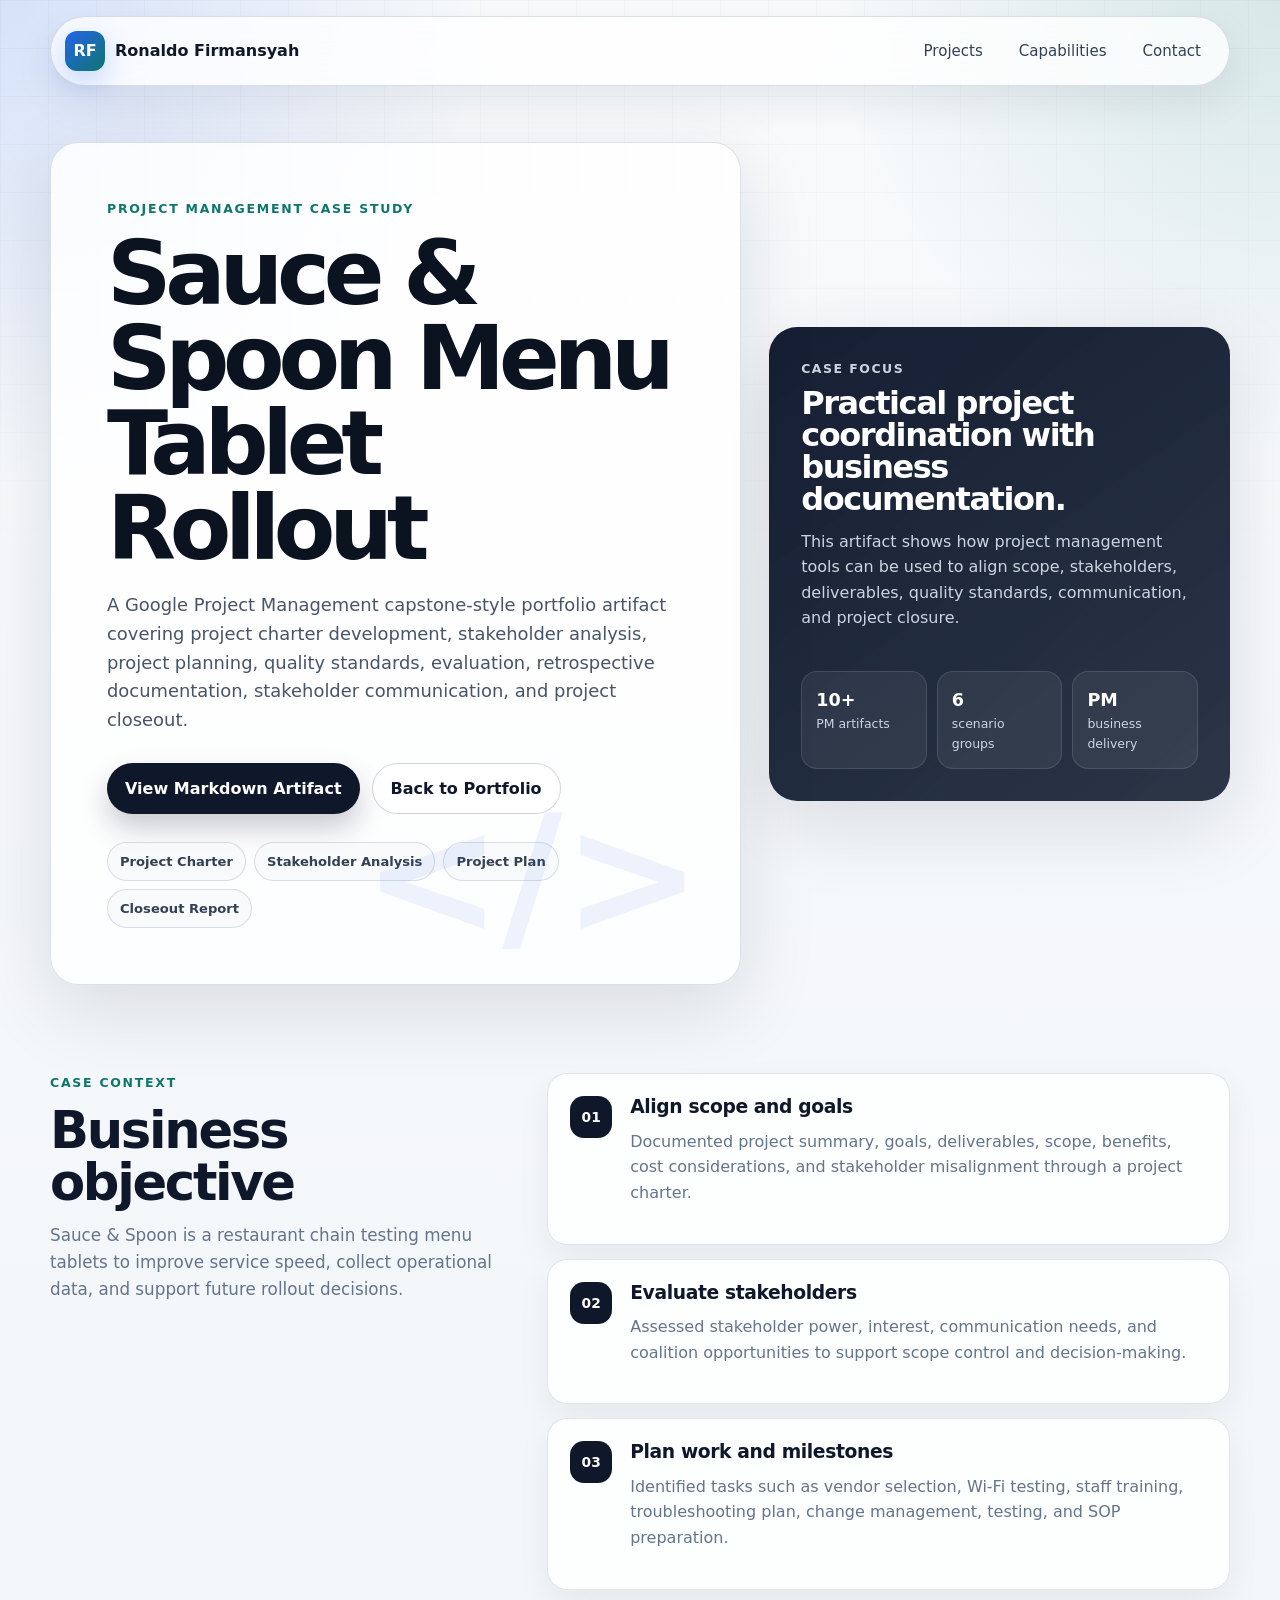
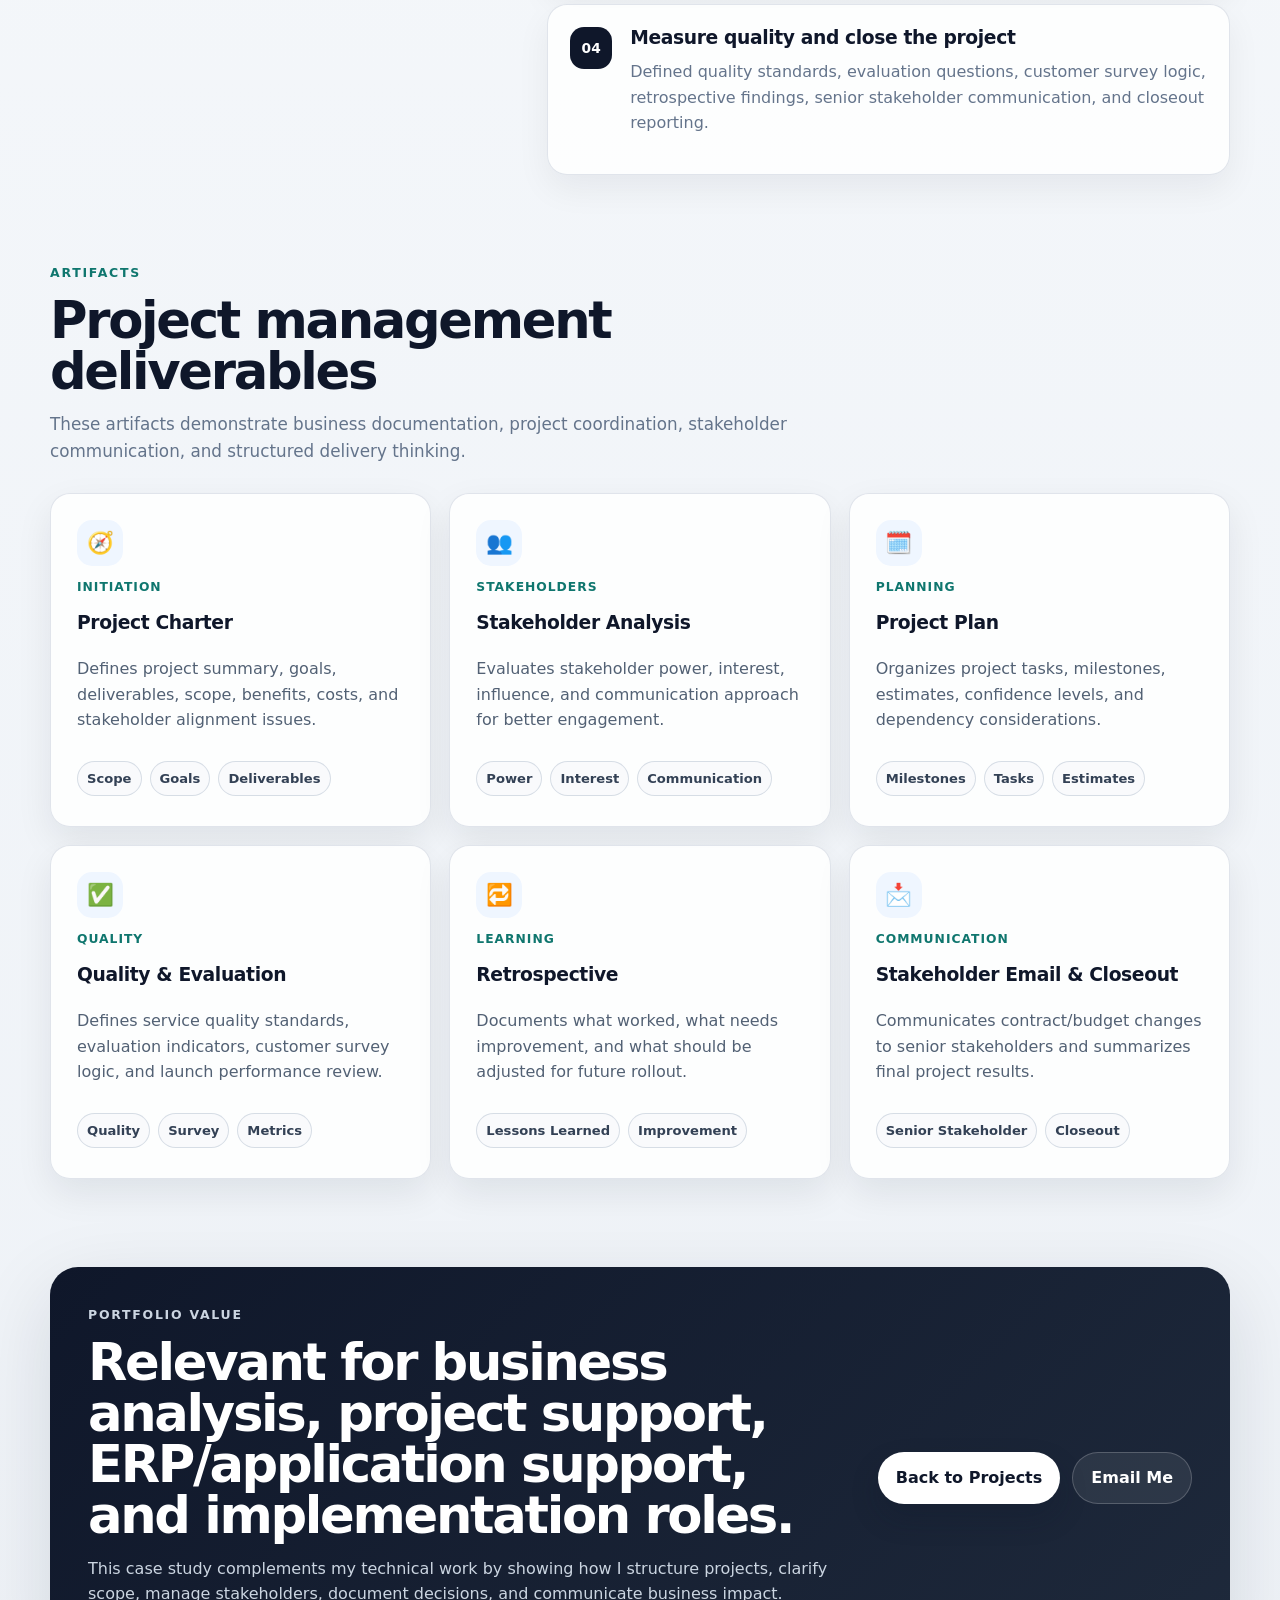
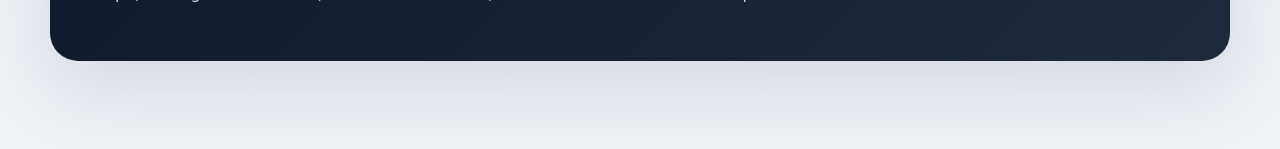
<file: docs/projects/google-project-management-case-study.html>
<!DOCTYPE html>
<html lang="en">
<head>
  <meta charset="UTF-8" />
  <meta name="viewport" content="width=device-width, initial-scale=1.0" />
  <meta name="description" content="Google Project Management case study by Ronaldo Firmansyah: Sauce & Spoon menu tablet rollout, project charter, stakeholder analysis, project plan, quality standards, retrospective, and closeout report." />
  <title>Google Project Management Case Study | Ronaldo Firmansyah</title>
  <link rel="stylesheet" href="../styles.css" />
</head>
<body>
  <div class="page-shell">
    <header class="site-header">
      <a class="brand" href="../index.html" aria-label="Back to portfolio">
        <span class="brand-mark">RF</span>
        <span>Ronaldo Firmansyah</span>
      </a>
      <nav class="nav-links" aria-label="Project navigation">
        <a href="../index.html#projects">Projects</a>
        <a href="../index.html#capabilities">Capabilities</a>
        <a href="../index.html#contact">Contact</a>
      </nav>
    </header>

    <main>
      <section class="hero section-grid">
        <div class="hero-copy">
          <p class="eyebrow">Project Management Case Study</p>
          <h1>Sauce & Spoon Menu Tablet Rollout</h1>
          <p class="hero-text">
            A Google Project Management capstone-style portfolio artifact covering project charter development, stakeholder analysis, project planning, quality standards, evaluation, retrospective documentation, stakeholder communication, and project closeout.
          </p>
          <div class="cta-row">
            <a class="button primary" href="google-project-management-case-study.md">View Markdown Artifact</a>
            <a class="button secondary" href="../index.html">Back to Portfolio</a>
          </div>
          <div class="signal-row">
            <span>Project Charter</span>
            <span>Stakeholder Analysis</span>
            <span>Project Plan</span>
            <span>Closeout Report</span>
          </div>
        </div>

        <aside class="hero-card">
          <div>
            <p class="card-label">Case focus</p>
            <h2>Practical project coordination with business documentation.</h2>
            <p>
              This artifact shows how project management tools can be used to align scope, stakeholders, deliverables, quality standards, communication, and project closure.
            </p>
          </div>
          <div class="mini-stats">
            <div>
              <strong>10+</strong>
              <span>PM artifacts</span>
            </div>
            <div>
              <strong>6</strong>
              <span>scenario groups</span>
            </div>
            <div>
              <strong>PM</strong>
              <span>business delivery</span>
            </div>
          </div>
        </aside>
      </section>

      <section class="section split">
        <div class="section-heading compact">
          <p class="eyebrow">Case context</p>
          <h2>Business objective</h2>
          <p>
            Sauce & Spoon is a restaurant chain testing menu tablets to improve service speed, collect operational data, and support future rollout decisions.
          </p>
        </div>
        <div class="capability-list">
          <div class="capability-item">
            <span>01</span>
            <div>
              <h3>Align scope and goals</h3>
              <p>Documented project summary, goals, deliverables, scope, benefits, cost considerations, and stakeholder misalignment through a project charter.</p>
            </div>
          </div>
          <div class="capability-item">
            <span>02</span>
            <div>
              <h3>Evaluate stakeholders</h3>
              <p>Assessed stakeholder power, interest, communication needs, and coalition opportunities to support scope control and decision-making.</p>
            </div>
          </div>
          <div class="capability-item">
            <span>03</span>
            <div>
              <h3>Plan work and milestones</h3>
              <p>Identified tasks such as vendor selection, Wi-Fi testing, staff training, troubleshooting plan, change management, testing, and SOP preparation.</p>
            </div>
          </div>
          <div class="capability-item">
            <span>04</span>
            <div>
              <h3>Measure quality and close the project</h3>
              <p>Defined quality standards, evaluation questions, customer survey logic, retrospective findings, senior stakeholder communication, and closeout reporting.</p>
            </div>
          </div>
        </div>
      </section>

      <section class="section">
        <div class="section-heading">
          <p class="eyebrow">Artifacts</p>
          <h2>Project management deliverables</h2>
          <p>These artifacts demonstrate business documentation, project coordination, stakeholder communication, and structured delivery thinking.</p>
        </div>
        <div class="project-grid">
          <article class="project-card">
            <div class="project-icon">🧭</div>
            <p class="project-type">Initiation</p>
            <h3>Project Charter</h3>
            <p>Defines project summary, goals, deliverables, scope, benefits, costs, and stakeholder alignment issues.</p>
            <div class="tag-list"><span>Scope</span><span>Goals</span><span>Deliverables</span></div>
          </article>
          <article class="project-card">
            <div class="project-icon">👥</div>
            <p class="project-type">Stakeholders</p>
            <h3>Stakeholder Analysis</h3>
            <p>Evaluates stakeholder power, interest, influence, and communication approach for better engagement.</p>
            <div class="tag-list"><span>Power</span><span>Interest</span><span>Communication</span></div>
          </article>
          <article class="project-card">
            <div class="project-icon">🗓️</div>
            <p class="project-type">Planning</p>
            <h3>Project Plan</h3>
            <p>Organizes project tasks, milestones, estimates, confidence levels, and dependency considerations.</p>
            <div class="tag-list"><span>Milestones</span><span>Tasks</span><span>Estimates</span></div>
          </article>
          <article class="project-card">
            <div class="project-icon">✅</div>
            <p class="project-type">Quality</p>
            <h3>Quality & Evaluation</h3>
            <p>Defines service quality standards, evaluation indicators, customer survey logic, and launch performance review.</p>
            <div class="tag-list"><span>Quality</span><span>Survey</span><span>Metrics</span></div>
          </article>
          <article class="project-card">
            <div class="project-icon">🔁</div>
            <p class="project-type">Learning</p>
            <h3>Retrospective</h3>
            <p>Documents what worked, what needs improvement, and what should be adjusted for future rollout.</p>
            <div class="tag-list"><span>Lessons Learned</span><span>Improvement</span></div>
          </article>
          <article class="project-card">
            <div class="project-icon">📩</div>
            <p class="project-type">Communication</p>
            <h3>Stakeholder Email & Closeout</h3>
            <p>Communicates contract/budget changes to senior stakeholders and summarizes final project results.</p>
            <div class="tag-list"><span>Senior Stakeholder</span><span>Closeout</span></div>
          </article>
        </div>
      </section>

      <section class="section contact-section">
        <div>
          <p class="eyebrow">Portfolio value</p>
          <h2>Relevant for business analysis, project support, ERP/application support, and implementation roles.</h2>
          <p>
            This case study complements my technical work by showing how I structure projects, clarify scope, manage stakeholders, document decisions, and communicate business impact.
          </p>
        </div>
        <div class="contact-actions">
          <a class="button primary" href="../index.html#projects">Back to Projects</a>
          <a class="button secondary" href="mailto:ronaldofirmansyah.30@gmail.com">Email Me</a>
        </div>
      </section>
    </main>
  </div>
</body>
</html>
</file>
<file: docs/styles.css>
:root {
  --bg: #0f172a;
  --bg-soft: #111827;
  --surface: #ffffff;
  --surface-muted: #f8fafc;
  --text: #0f172a;
  --muted: #64748b;
  --line: #e2e8f0;
  --accent: #2563eb;
  --accent-2: #0f766e;
  --accent-soft: #dbeafe;
  --shadow: 0 24px 80px rgba(15, 23, 42, 0.12);
  --radius-xl: 28px;
  --radius-lg: 20px;
  --radius-md: 14px;
}

* {
  box-sizing: border-box;
}

html {
  scroll-behavior: smooth;
}

body {
  margin: 0;
  color: var(--text);
  font-family: Inter, ui-sans-serif, system-ui, -apple-system, BlinkMacSystemFont, "Segoe UI", sans-serif;
  background:
    radial-gradient(circle at top left, rgba(37, 99, 235, 0.16), transparent 30rem),
    radial-gradient(circle at top right, rgba(15, 118, 110, 0.14), transparent 28rem),
    linear-gradient(180deg, #f8fafc 0%, #eef2f7 100%);
  line-height: 1.6;
}

body::before {
  content: "";
  position: fixed;
  inset: 0;
  z-index: -1;
  opacity: 0.34;
  background-image:
    linear-gradient(rgba(15, 23, 42, 0.08) 1px, transparent 1px),
    linear-gradient(90deg, rgba(15, 23, 42, 0.08) 1px, transparent 1px);
  background-size: 48px 48px;
  mask-image: linear-gradient(to bottom, black, transparent 80%);
}

.page-shell {
  width: min(1180px, calc(100% - 40px));
  margin: 0 auto;
}

.site-header {
  position: sticky;
  top: 16px;
  z-index: 20;
  display: flex;
  align-items: center;
  justify-content: space-between;
  gap: 24px;
  margin: 16px 0 56px;
  padding: 12px 14px;
  border: 1px solid rgba(148, 163, 184, 0.35);
  border-radius: 999px;
  background: rgba(255, 255, 255, 0.78);
  backdrop-filter: blur(16px);
  box-shadow: 0 16px 42px rgba(15, 23, 42, 0.08);
}

.brand {
  display: inline-flex;
  align-items: center;
  gap: 10px;
  color: var(--text);
  text-decoration: none;
  font-weight: 700;
}

.brand-mark {
  display: grid;
  width: 40px;
  height: 40px;
  place-items: center;
  border-radius: 12px;
  color: white;
  background: linear-gradient(135deg, var(--accent), var(--accent-2));
  box-shadow: 0 10px 28px rgba(37, 99, 235, 0.26);
}

.nav-links {
  display: flex;
  align-items: center;
  gap: 8px;
}

.nav-links a {
  padding: 10px 14px;
  color: #334155;
  font-size: 0.94rem;
  text-decoration: none;
  border-radius: 999px;
  transition: background 0.2s ease, color 0.2s ease;
}

.nav-links a:hover {
  color: var(--accent);
  background: var(--accent-soft);
}

.section {
  margin: 88px 0;
}

.section-grid {
  display: grid;
  grid-template-columns: minmax(0, 1.2fr) minmax(320px, 0.8fr);
  gap: 28px;
  align-items: stretch;
}

.hero {
  min-height: 620px;
  align-items: center;
}

.hero-copy {
  position: relative;
  padding: 56px;
  border: 1px solid rgba(148, 163, 184, 0.32);
  border-radius: var(--radius-xl);
  background: rgba(255, 255, 255, 0.82);
  box-shadow: var(--shadow);
  overflow: hidden;
}

.hero-copy::after {
  content: "</>";
  position: absolute;
  right: 38px;
  bottom: 24px;
  color: rgba(37, 99, 235, 0.08);
  font-size: clamp(5rem, 13vw, 12rem);
  font-weight: 900;
  line-height: 1;
  pointer-events: none;
}

.eyebrow {
  margin: 0 0 12px;
  color: var(--accent-2);
  font-size: 0.78rem;
  font-weight: 800;
  letter-spacing: 0.14em;
  text-transform: uppercase;
}

h1,
h2,
h3,
p {
  margin-top: 0;
}

h1 {
  max-width: 780px;
  margin-bottom: 20px;
  color: #0b1220;
  font-size: clamp(2.8rem, 7vw, 5.8rem);
  line-height: 0.95;
  letter-spacing: -0.07em;
}

h2 {
  margin-bottom: 14px;
  font-size: clamp(2rem, 4vw, 3.5rem);
  line-height: 1;
  letter-spacing: -0.045em;
}

h3 {
  margin-bottom: 10px;
  line-height: 1.2;
  letter-spacing: -0.02em;
}

.hero-text {
  max-width: 680px;
  color: #475569;
  font-size: 1.12rem;
}

.cta-row,
.contact-actions {
  display: flex;
  flex-wrap: wrap;
  gap: 12px;
  margin-top: 28px;
}

.button {
  display: inline-flex;
  align-items: center;
  justify-content: center;
  min-height: 46px;
  padding: 12px 18px;
  border-radius: 999px;
  font-weight: 800;
  text-decoration: none;
  transition: transform 0.2s ease, box-shadow 0.2s ease, background 0.2s ease;
}

.button:hover {
  transform: translateY(-2px);
}

.button.primary {
  color: white;
  background: #0f172a;
  box-shadow: 0 14px 28px rgba(15, 23, 42, 0.22);
}

.button.secondary {
  color: #0f172a;
  border: 1px solid rgba(148, 163, 184, 0.45);
  background: rgba(255, 255, 255, 0.75);
}

.signal-row {
  display: flex;
  flex-wrap: wrap;
  gap: 8px;
  margin-top: 28px;
}

.signal-row span,
.tag-list span {
  display: inline-flex;
  align-items: center;
  border: 1px solid rgba(148, 163, 184, 0.34);
  border-radius: 999px;
  background: rgba(248, 250, 252, 0.84);
  color: #334155;
  font-size: 0.82rem;
  font-weight: 700;
}

.signal-row span {
  padding: 8px 12px;
}

.hero-card {
  display: flex;
  flex-direction: column;
  justify-content: space-between;
  gap: 24px;
  padding: 32px;
  border-radius: var(--radius-xl);
  color: white;
  background:
    linear-gradient(145deg, rgba(15, 23, 42, 0.96), rgba(30, 41, 59, 0.94)),
    linear-gradient(135deg, rgba(37, 99, 235, 0.32), transparent);
  box-shadow: var(--shadow);
  overflow: hidden;
}

.profile-frame {
  width: 118px;
  height: 118px;
  padding: 5px;
  border-radius: 28px;
  background: linear-gradient(135deg, var(--accent), var(--accent-2));
}

.profile-frame img {
  width: 100%;
  height: 100%;
  object-fit: cover;
  border-radius: 24px;
  display: block;
}

.card-label {
  margin-bottom: 8px;
  color: #93c5fd;
  font-size: 0.78rem;
  font-weight: 800;
  letter-spacing: 0.12em;
  text-transform: uppercase;
}

.hero-card h2 {
  font-size: 2rem;
}

.hero-card p {
  color: #cbd5e1;
}

.mini-stats {
  display: grid;
  grid-template-columns: repeat(3, 1fr);
  gap: 10px;
}

.mini-stats div {
  padding: 14px;
  border: 1px solid rgba(255, 255, 255, 0.12);
  border-radius: 16px;
  background: rgba(255, 255, 255, 0.06);
}

.mini-stats strong,
.mini-stats span {
  display: block;
}

.mini-stats strong {
  font-size: 1.1rem;
}

.mini-stats span {
  color: #cbd5e1;
  font-size: 0.78rem;
}

.section-heading {
  max-width: 760px;
  margin-bottom: 28px;
}

.section-heading p:not(.eyebrow) {
  color: var(--muted);
  font-size: 1.05rem;
}

.section-heading.compact {
  max-width: 460px;
}

.project-grid {
  display: grid;
  grid-template-columns: repeat(3, minmax(0, 1fr));
  gap: 18px;
}

.project-card {
  position: relative;
  display: flex;
  flex-direction: column;
  gap: 12px;
  min-height: 330px;
  padding: 26px;
  border: 1px solid rgba(148, 163, 184, 0.28);
  border-radius: var(--radius-lg);
  background: rgba(255, 255, 255, 0.86);
  box-shadow: 0 14px 36px rgba(15, 23, 42, 0.08);
  transition: transform 0.2s ease, box-shadow 0.2s ease, border 0.2s ease;
}

.project-card:hover {
  transform: translateY(-5px);
  border-color: rgba(37, 99, 235, 0.38);
  box-shadow: 0 22px 48px rgba(15, 23, 42, 0.12);
}

.project-card.featured-card {
  grid-column: span 2;
  min-height: 330px;
  background:
    linear-gradient(135deg, rgba(37, 99, 235, 0.11), rgba(15, 118, 110, 0.08)),
    rgba(255, 255, 255, 0.9);
}

.project-icon {
  display: grid;
  width: 46px;
  height: 46px;
  place-items: center;
  border-radius: 15px;
  font-size: 1.35rem;
  background: #eff6ff;
}

.project-type {
  margin-bottom: 2px;
  color: var(--accent-2);
  font-size: 0.77rem;
  font-weight: 800;
  letter-spacing: 0.08em;
  text-transform: uppercase;
}

.project-card p:not(.project-type) {
  color: #526174;
}

.tag-list {
  display: flex;
  flex-wrap: wrap;
  gap: 8px;
  margin: auto 0 4px;
}

.tag-list span {
  padding: 6px 9px;
}

.project-card a:not(.button) {
  display: inline-flex;
  width: fit-content;
  color: var(--accent);
  font-weight: 800;
  text-decoration: none;
}

.project-card a:not(.button)::after {
  content: " →";
}

.split {
  display: grid;
  grid-template-columns: 0.8fr 1.2fr;
  gap: 42px;
  align-items: start;
}

.capability-list,
.timeline {
  display: grid;
  gap: 14px;
}

.capability-item,
.timeline-item {
  display: grid;
  grid-template-columns: auto 1fr;
  gap: 18px;
  padding: 22px;
  border: 1px solid rgba(148, 163, 184, 0.28);
  border-radius: var(--radius-lg);
  background: rgba(255, 255, 255, 0.82);
  box-shadow: 0 14px 34px rgba(15, 23, 42, 0.06);
}

.capability-item > span {
  display: grid;
  width: 42px;
  height: 42px;
  place-items: center;
  border-radius: 14px;
  color: white;
  background: #0f172a;
  font-size: 0.86rem;
  font-weight: 900;
}

.capability-item p,
.timeline-item p,
.contact-section p {
  color: var(--muted);
}

.timeline {
  position: relative;
}

.timeline-item {
  grid-template-columns: 18px 1fr;
}

.timeline-dot {
  width: 14px;
  height: 14px;
  margin-top: 7px;
  border: 3px solid #bfdbfe;
  border-radius: 999px;
  background: var(--accent);
}

.contact-section {
  display: grid;
  grid-template-columns: 1fr auto;
  gap: 24px;
  align-items: center;
  padding: 38px;
  border-radius: var(--radius-xl);
  color: white;
  background: linear-gradient(135deg, #0f172a, #1e293b);
  box-shadow: var(--shadow);
}

.contact-section h2 {
  max-width: 820px;
  font-size: clamp(2rem, 4vw, 3.4rem);
}

.contact-section p {
  max-width: 780px;
  color: #cbd5e1;
}

.contact-section .button.secondary {
  color: white;
  border-color: rgba(255, 255, 255, 0.2);
  background: rgba(255, 255, 255, 0.08);
}

.contact-section .button.primary {
  color: #0f172a;
  background: white;
}

@media (max-width: 980px) {
  .section-grid,
  .split,
  .contact-section {
    grid-template-columns: 1fr;
  }

  .hero {
    min-height: auto;
  }

  .project-grid {
    grid-template-columns: repeat(2, minmax(0, 1fr));
  }

  .project-card.featured-card {
    grid-column: span 2;
  }
}

@media (max-width: 720px) {
  .page-shell {
    width: min(100% - 24px, 1180px);
  }

  .site-header {
    align-items: flex-start;
    border-radius: 24px;
  }

  .nav-links {
    display: none;
  }

  .hero-copy,
  .hero-card,
  .contact-section {
    padding: 26px;
  }

  .project-grid {
    grid-template-columns: 1fr;
  }

  .project-card.featured-card {
    grid-column: span 1;
  }

  .mini-stats {
    grid-template-columns: 1fr;
  }

  h1 {
    font-size: clamp(2.6rem, 16vw, 4rem);
  }
}
</file>
